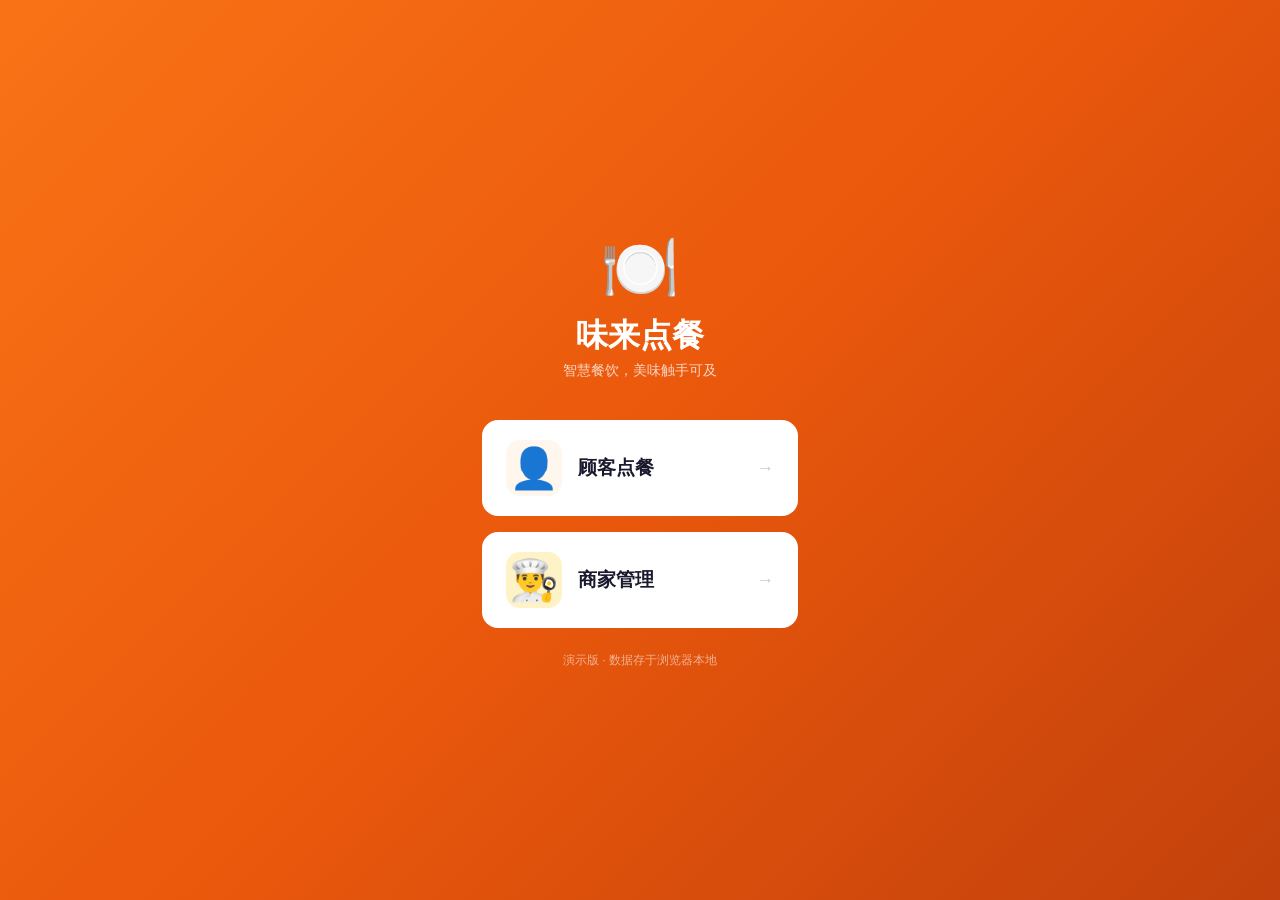
<file: index.html>
<!DOCTYPE html>
<html lang="zh-CN">
<head>
  <meta charset="UTF-8">
  <meta name="viewport" content="width=device-width, initial-scale=1.0">
  <title>味来点餐</title>
  <link rel="stylesheet" href="css/common.css">
  <style>
    body {
      display: flex;
      align-items: center;
      justify-content: center;
      min-height: 100vh;
      background: linear-gradient(135deg, #f97316 0%, #ea580c 50%, #c2410c 100%);
    }
    .home {
      text-align: center;
      padding: 32px;
      max-width: 380px;
      width: 100%;
    }
    .home .logo {
      font-size: 64px;
      margin-bottom: 8px;
    }
    .home h1 {
      color: #fff;
      font-size: 32px;
      font-weight: 700;
      margin-bottom: 4px;
    }
    .home .subtitle {
      color: rgba(255,255,255,.75);
      font-size: 14px;
      margin-bottom: 40px;
    }
    .home .role-btn {
      display: flex;
      align-items: center;
      gap: 16px;
      width: 100%;
      padding: 20px 24px;
      border: none;
      border-radius: 16px;
      background: #fff;
      color: var(--text);
      font-size: 19px;
      font-weight: 600;
      cursor: pointer;
      margin-bottom: 16px;
      transition: all .2s;
      text-decoration: none;
    }
    .home .role-btn:hover {
      transform: translateY(-2px);
      box-shadow: 0 12px 32px rgba(0,0,0,.2);
    }
    .home .role-btn:active {
      transform: translateY(0);
    }
    .home .role-btn .role-icon {
      font-size: 40px;
      width: 56px;
      height: 56px;
      display: flex;
      align-items: center;
      justify-content: center;
      background: var(--primary-light);
      border-radius: 14px;
      flex-shrink: 0;
    }
    .home .role-btn.merchant .role-icon { background: #fef3c7; }
    .home .role-btn .role-arrow {
      margin-left: auto;
      color: #ccc;
      font-size: 18px;
    }
    .home .footer-text {
      color: rgba(255,255,255,.55);
      font-size: 12px;
      margin-top: 24px;
    }
  </style>
</head>
<body>
<div class="home">
  <div class="logo">🍽️</div>
  <h1>味来点餐</h1>
  <p class="subtitle">智慧餐饮，美味触手可及</p>

  <a href="customer/table.html" class="role-btn">
    <span class="role-icon">👤</span>
    顾客点餐
    <span class="role-arrow">→</span>
  </a>
  <a href="merchant/dance-verify.html" class="role-btn merchant">
    <span class="role-icon">👨‍🍳</span>
    商家管理
    <span class="role-arrow">→</span>
  </a>

  <p class="footer-text">演示版 · 数据存于浏览器本地</p>
</div>

<script src="js/data-init.js"></script>
</body>
</html>
</file>
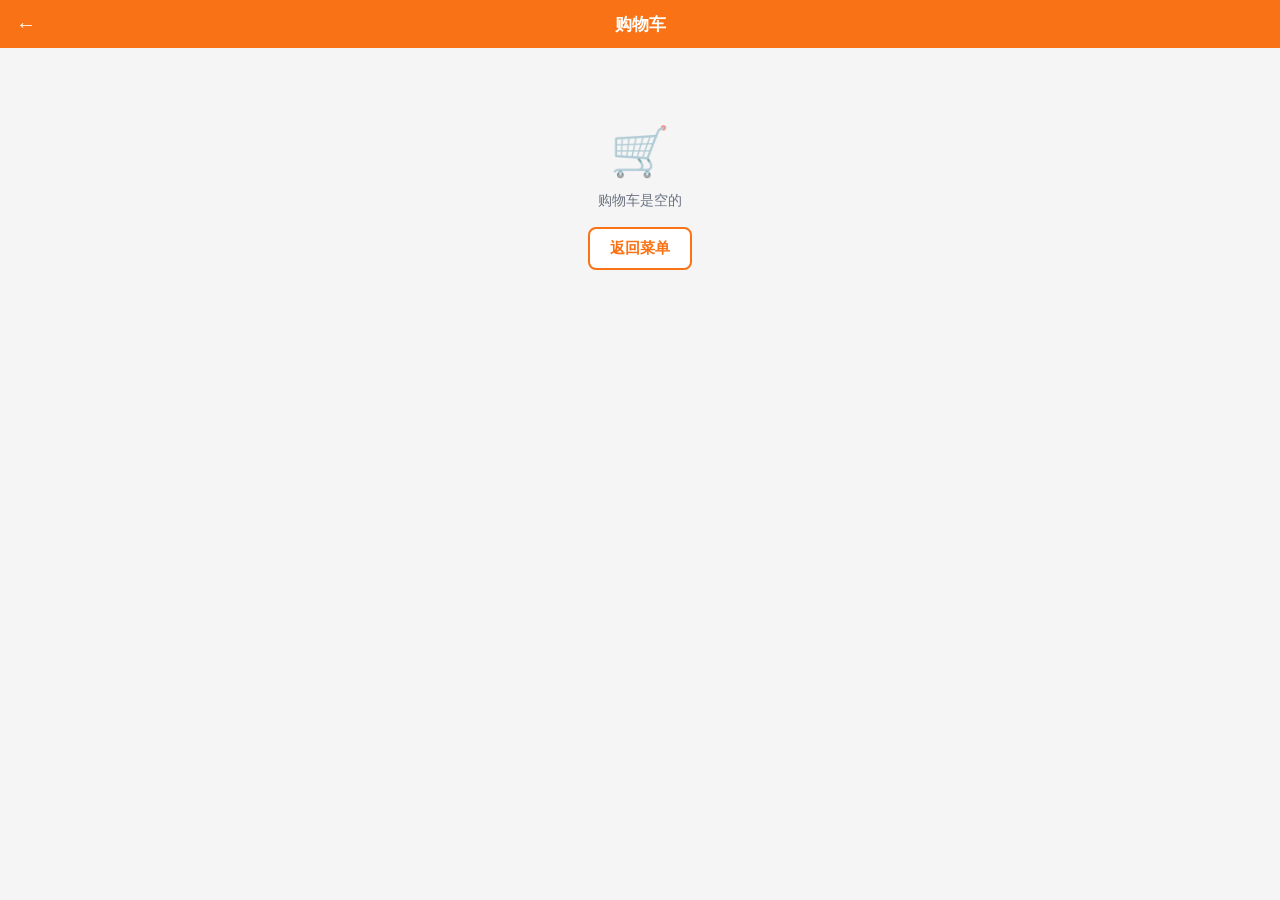
<file: customer/cart.html>
<!DOCTYPE html>
<html lang="zh-CN">
<head>
  <meta charset="UTF-8">
  <meta name="viewport" content="width=device-width, initial-scale=1.0">
  <title>购物车 - 味来点餐</title>
  <link rel="stylesheet" href="../css/common.css">
  <style>
    .cart-item {
      display: flex;
      align-items: center;
      gap: 12px;
      padding: 14px 0;
      border-bottom: 1px solid #f3f4f6;
    }
    .cart-emoji { font-size: 40px; width: 56px; height: 56px; display: flex; align-items: center; justify-content: center; border-radius: 10px; }
    .cart-info { flex: 1; min-width: 0; }
    .cart-info .name { font-size: 16px; font-weight: 500; }
    .cart-info .price { font-size: 14px; color: var(--danger); font-weight: 600; margin-top: 2px; }
    .qty-ctrl {
      display: flex;
      align-items: center;
      gap: 0;
    }
    .qty-ctrl button {
      width: 32px; height: 32px; border: 1px solid var(--border);
      background: #fff; font-size: 18px; cursor: pointer; display: flex;
      align-items: center; justify-content: center;
    }
    .qty-ctrl button:first-child { border-radius: 6px 0 0 6px; }
    .qty-ctrl button:last-child { border-radius: 0 6px 6px 0; }
    .qty-ctrl button:active { background: #f3f4f6; }
    .qty-ctrl .qty-num {
      width: 40px; height: 32px; border-top: 1px solid var(--border);
      border-bottom: 1px solid var(--border); display: flex;
      align-items: center; justify-content: center;
      font-size: 15px; font-weight: 600; background: #f9fafb;
    }
    .cart-delete { color: var(--danger); background: none; border: none; font-size: 22px; cursor: pointer; padding: 4px 8px; }
    .summary { text-align: right; padding: 16px 0; }
    .summary .total { font-size: 24px; color: var(--danger); font-weight: 700; }
    .summary .count { font-size: 13px; color: var(--text-secondary); }
  </style>
</head>
<body>
<div class="nav-bar">
  <a class="back" href="javascript:history.back()">←</a>
  <span class="title">购物车</span>
</div>
<div class="page" id="cartContent">
  <div class="empty-state"><div class="icon">🛒</div><p>购物车是空的</p></div>
</div>

<div id="summary" style="display:none;">
  <div class="page">
    <div class="summary">
      <div class="count">共 <strong id="totalCount">0</strong> 件商品</div>
      <div class="total" id="totalPrice">¥0</div>
    </div>
    <button class="btn btn-lg btn-block" id="submitBtn">确认下单</button>
  </div>
</div>

<script src="../js/data-init.js"></script>
<script src="../js/store.js"></script>
<script>
function getParam(name) {
  return new URLSearchParams(location.search).get(name);
}

(function () {
  const tableId = getParam('table');

  function render() {
    const cart = Store.getCart(tableId);
    const content = document.getElementById('cartContent');
    const summary = document.getElementById('summary');

    if (cart.length === 0) {
      content.innerHTML = '<div class="empty-state"><div class="icon">🛒</div><p>购物车是空的</p><br><a class="btn btn-outline" href="menu.html?table=' + tableId + '">返回菜单</a></div>';
      summary.style.display = 'none';
      return;
    }

    summary.style.display = 'block';
    const total = Store.getCartTotal(tableId);
    const count = Store.getCartCount(tableId);

    content.innerHTML = cart.map(item => `
      <div class="cart-item">
        <div class="cart-emoji placeholder-img" style="background:#f3f4f6;">${item.emoji}</div>
        <div class="cart-info">
          <div class="name">${item.name}</div>
          <div class="price">¥${item.price}</div>
        </div>
        <div class="qty-ctrl">
          <button data-dish="${item.dishId}" data-action="minus">−</button>
          <div class="qty-num">${item.qty}</div>
          <button data-dish="${item.dishId}" data-action="plus">+</button>
        </div>
        <button class="cart-delete" data-dish="${item.dishId}" data-action="delete">×</button>
      </div>
    `).join('');

    document.getElementById('totalCount').textContent = count;
    document.getElementById('totalPrice').textContent = '¥' + total;

    // 事件
    content.querySelectorAll('button[data-action="minus"]').forEach(b => {
      b.addEventListener('click', function () {
        const id = this.dataset.dish;
        const item = Store.getCart(tableId).find(i => i.dishId === Number(id));
        if (item && item.qty > 1) {
          Store.updateCartQty(tableId, id, item.qty - 1);
        } else {
          Store.removeFromCart(tableId, id);
        }
        render();
      });
    });
    content.querySelectorAll('button[data-action="plus"]').forEach(b => {
      b.addEventListener('click', function () {
        const id = this.dataset.dish;
        const item = Store.getCart(tableId).find(i => i.dishId === Number(id));
        if (item) Store.updateCartQty(tableId, id, item.qty + 1);
        render();
      });
    });
    content.querySelectorAll('button[data-action="delete"]').forEach(b => {
      b.addEventListener('click', function () {
        Store.removeFromCart(tableId, this.dataset.dish);
        render();
      });
    });
  }

  document.getElementById('submitBtn').addEventListener('click', function () {
    const cart = Store.getCart(tableId);
    if (cart.length === 0) return;
    const order = Store.createOrder({
      tableId: tableId,
      tableName: tableId,
      customerCount: Number(getParam('people') || 1),
      items: cart.map(i => ({ dishId: i.dishId, name: i.name, price: i.price, emoji: i.emoji, qty: i.qty })),
      total: Store.getCartTotal(tableId)
    });
    Store.clearCart(tableId);
    Store.updateTableStatus(tableId, 'occupied');
    location.href = 'order.html?order=' + order.id;
  });

  render();
})();
</script>
</body>
</html>
</file>
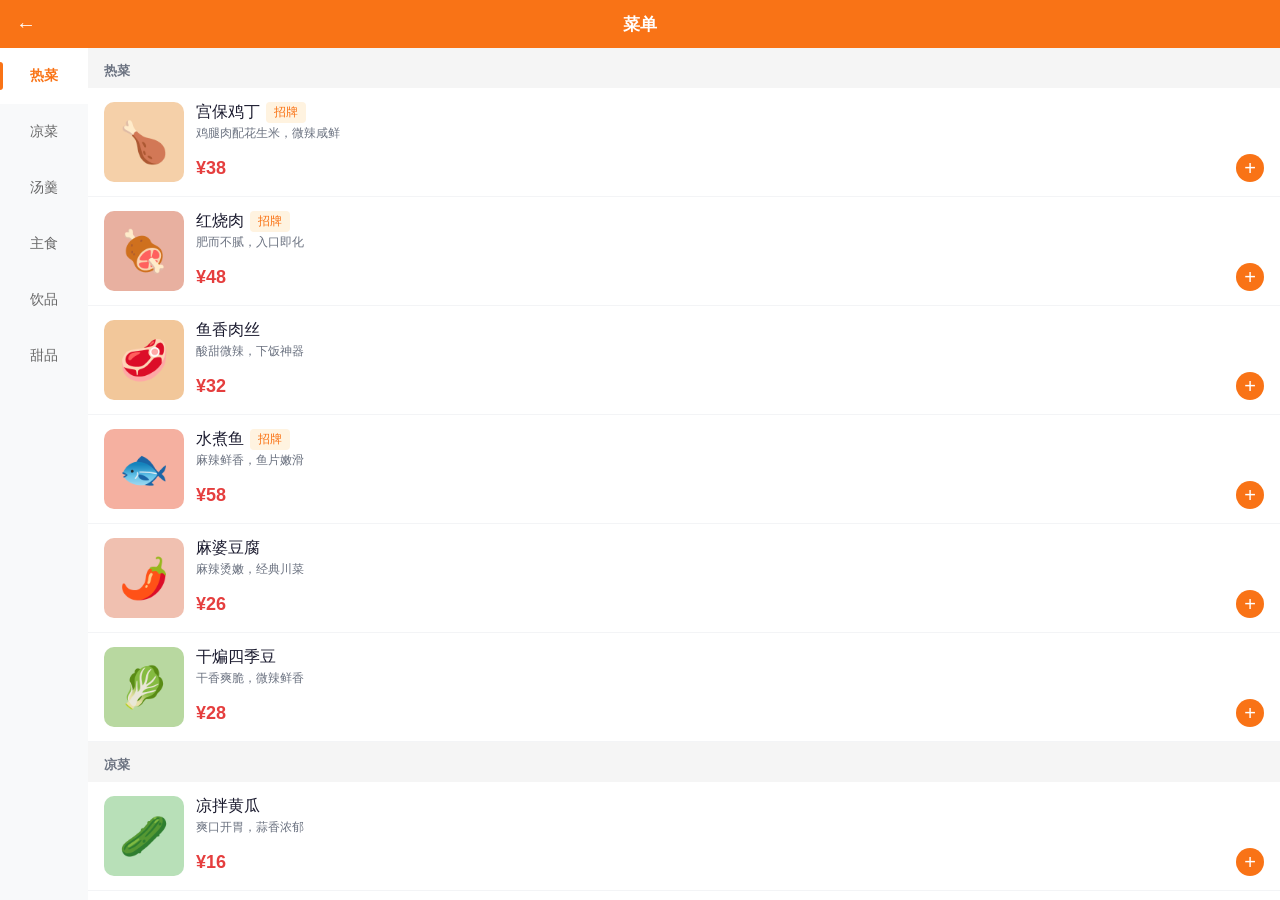
<file: customer/menu.html>
<!DOCTYPE html>
<html lang="zh-CN">
<head>
  <meta charset="UTF-8">
  <meta name="viewport" content="width=device-width, initial-scale=1.0">
  <title>菜单 - 味来点餐</title>
  <link rel="stylesheet" href="../css/common.css">
  <style>
    body {
      display: flex;
      flex-direction: column;
      height: 100vh;
    }

    .menu-body {
      flex: 1;
      display: flex;
      overflow: hidden;
    }

    /* 左侧分类 */
    .category-side {
      width: 88px;
      background: #f8f9fa;
      overflow-y: auto;
      flex-shrink: 0;
    }
    .category-item {
      display: flex;
      align-items: center;
      justify-content: center;
      height: 56px;
      font-size: 14px;
      color: #666;
      position: relative;
      cursor: pointer;
    }
    .category-item.active {
      background: #fff;
      color: var(--primary);
      font-weight: 600;
    }
    .category-item.active::before {
      content: '';
      position: absolute;
      left: 0;
      top: 50%;
      transform: translateY(-50%);
      width: 3px;
      height: 28px;
      background: var(--primary);
      border-radius: 0 3px 3px 0;
    }

    /* 右侧菜品 */
    .dish-side { flex: 1; overflow-y: auto; }
    .dish-group-title {
      font-size: 13px;
      color: var(--text-secondary);
      padding: 14px 16px 8px;
      font-weight: 600;
      position: sticky;
      top: 0;
      background: var(--bg);
      z-index: 1;
    }
    .dish-item {
      display: flex;
      padding: 14px 16px;
      background: #fff;
      border-bottom: 1px solid #f3f4f6;
      gap: 12px;
    }
    .dish-img {
      width: 80px;
      height: 80px;
      flex-shrink: 0;
      font-size: 40px;
    }
    .dish-info {
      flex: 1;
      display: flex;
      flex-direction: column;
      min-width: 0;
    }
    .dish-name-row {
      display: flex;
      align-items: center;
      gap: 6px;
    }
    .dish-name {
      font-size: 16px;
      font-weight: 500;
    }
    .dish-desc {
      font-size: 12px;
      color: var(--text-secondary);
      margin-top: 2px;
      white-space: nowrap;
      overflow: hidden;
      text-overflow: ellipsis;
    }
    .dish-bottom {
      display: flex;
      align-items: center;
      justify-content: space-between;
      margin-top: auto;
    }
    .dish-price {
      font-size: 18px;
      color: var(--danger);
      font-weight: 600;
    }
    .add-btn {
      width: 28px;
      height: 28px;
      border-radius: 50%;
      border: none;
      background: var(--primary);
      color: #fff;
      font-size: 20px;
      line-height: 28px;
      cursor: pointer;
      display: flex;
      align-items: center;
      justify-content: center;
      transition: all .15s;
    }
    .add-btn:active {
      background: var(--primary-dark);
      transform: scale(0.9);
    }

    /* 底部购物车浮条 */
    .cart-bar {
      height: 56px;
      background: #1f2937;
      color: #fff;
      display: flex;
      align-items: center;
      padding: 0 16px;
      gap: 12px;
    }
    .cart-bar .cart-icon {
      position: relative;
      font-size: 28px;
    }
    .cart-bar .cart-badge {
      position: absolute;
      top: -6px;
      right: -10px;
      width: 20px;
      height: 20px;
      border-radius: 50%;
      background: var(--danger);
      color: #fff;
      font-size: 11px;
      display: flex;
      align-items: center;
      justify-content: center;
    }
    .cart-bar .cart-info {
      flex: 1;
    }
    .cart-bar .cart-price {
      font-size: 18px;
      font-weight: 600;
    }
    .cart-bar .go-cart {
      padding: 8px 18px;
      border-radius: 20px;
      background: var(--warning);
      color: #000;
      font-weight: 700;
      font-size: 14px;
      border: none;
      cursor: pointer;
    }
  </style>
</head>
<body>
<div class="nav-bar">
  <a class="back" href="table.html">←</a>
  <span class="title" id="pageTitle">菜单</span>
</div>

<div class="menu-body">
  <div class="category-side" id="categorySide"></div>
  <div class="dish-side" id="dishSide"></div>
</div>

<div class="cart-bar" id="cartBar" style="display:none;">
  <div class="cart-icon">
    🛒
    <span class="cart-badge" id="cartBadge">0</span>
  </div>
  <div class="cart-info">
    <span class="cart-price" id="cartPrice">¥0</span>
  </div>
  <button class="go-cart" onclick="location.href='cart.html?table='+getParam('table')">去结算</button>
</div>

<script src="../js/data-init.js"></script>
<script src="../js/store.js"></script>
<script>
function getParam(name) {
  return new URLSearchParams(location.search).get(name);
}

(function () {
  const tableId = getParam('table');
  const categories = Store.getCategories();
  let activeCategoryId = categories[0]?.id;

  function renderCategories() {
    const side = document.getElementById('categorySide');
    side.innerHTML = categories.map(c =>
      `<div class="category-item ${c.id === activeCategoryId ? 'active' : ''}" data-id="${c.id}">${c.name}</div>`
    ).join('');
    side.querySelectorAll('.category-item').forEach(item => {
      item.addEventListener('click', function () {
        activeCategoryId = this.dataset.id;
        renderCategories();
        document.getElementById('cat-' + activeCategoryId).scrollIntoView({ behavior: 'smooth', block: 'start' });
      });
    });
  }

  function renderDishes() {
    const dishSide = document.getElementById('dishSide');
    dishSide.innerHTML = categories.map(c => {
      const dishes = Store.getDishesByCategory(c.id);
      return `<div id="cat-${c.id}">
        <div class="dish-group-title">${c.name}</div>
        ${dishes.map(d => `
          <div class="dish-item">
            <div class="placeholder-img dish-img" style="background:${d.bg};">${d.emoji}</div>
            <div class="dish-info">
              <div class="dish-name-row">
                <span class="dish-name">${d.name}</span>
                ${d.isFeatured ? '<span class="tag tag-featured">招牌</span>' : ''}
              </div>
              <div class="dish-desc">${d.desc}</div>
              <div class="dish-bottom">
                <span class="dish-price">¥${d.price}</span>
                <button class="add-btn" data-dish='${JSON.stringify(d).replace(/'/g,"&#39;")}'>+</button>
              </div>
            </div>
          </div>
        `).join('')}
      </div>`;
    }).join('');

    // 添加事件
    dishSide.querySelectorAll('.add-btn').forEach(btn => {
      btn.addEventListener('click', function (e) {
        e.stopPropagation();
        const dish = JSON.parse(this.dataset.dish);
        Store.addToCart(tableId, dish);
        updateCartBar();
        // 小小的弹出动画
        this.textContent = '✓';
        this.style.background = '#10b981';
        setTimeout(() => {
          this.textContent = '+';
          this.style.background = '';
        }, 400);
      });
    });

    // 滚动联动
    dishSide.addEventListener('scroll', function () {
      const cats = dishSide.querySelectorAll('[id^="cat-"]');
      let current = activeCategoryId;
      cats.forEach(cat => {
        const rect = cat.getBoundingClientRect();
        if (rect.top <= 80) {
          current = cat.id.replace('cat-', '');
        }
      });
      if (current !== activeCategoryId) {
        activeCategoryId = current;
        renderCategories();
      }
    });
  }

  function updateCartBar() {
    const count = Store.getCartCount(tableId);
    const total = Store.getCartTotal(tableId);
    const bar = document.getElementById('cartBar');
    if (count === 0) {
      bar.style.display = 'none';
    } else {
      bar.style.display = 'flex';
      document.getElementById('cartBadge').textContent = count;
      document.getElementById('cartPrice').textContent = '¥' + total;
    }
  }

  renderCategories();
  renderDishes();
  updateCartBar();

  // 监听其他标签页的 storage 变化
  window.addEventListener('storage', updateCartBar);
})();
</script>
</body>
</html>
</file>
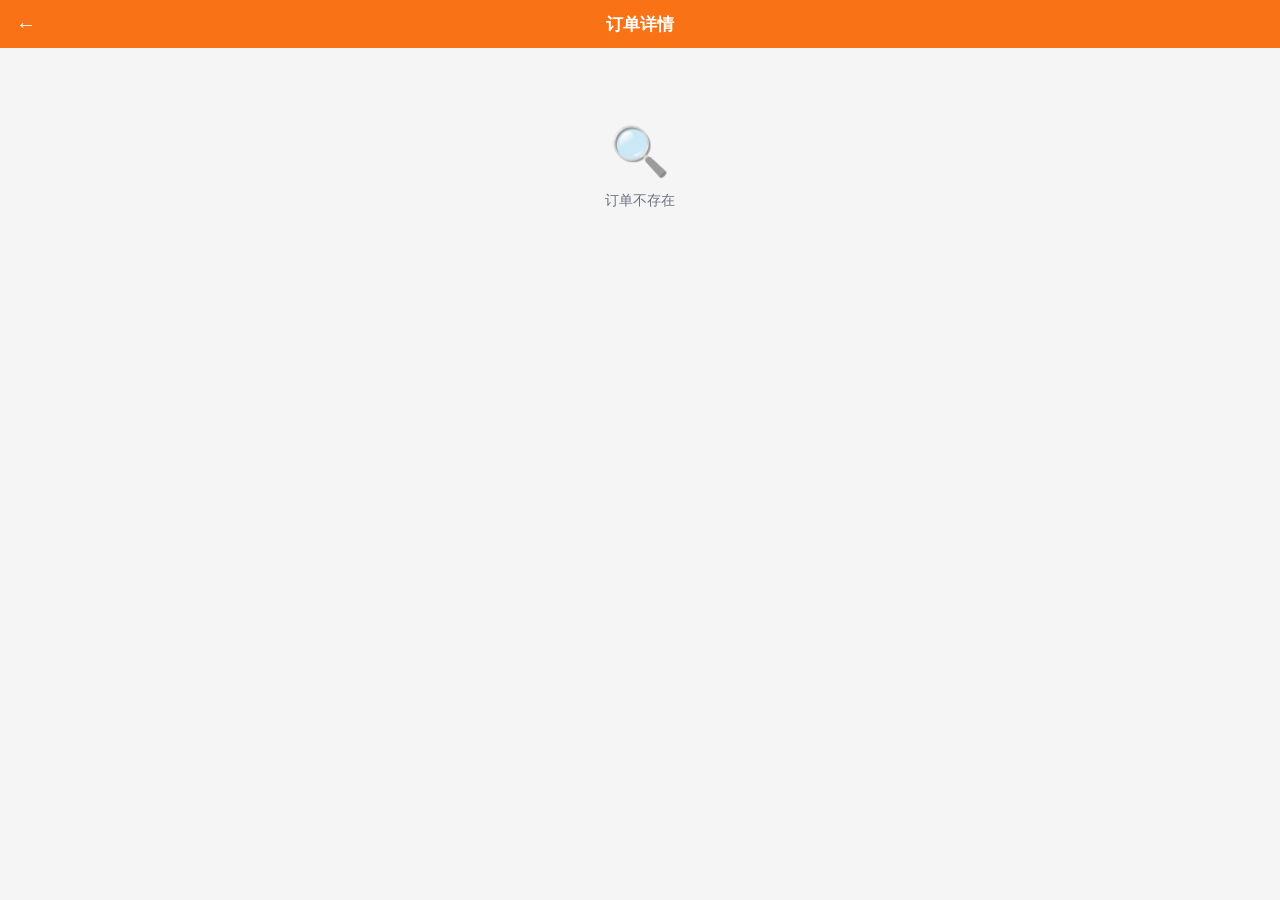
<file: customer/order.html>
<!DOCTYPE html>
<html lang="zh-CN">
<head>
  <meta charset="UTF-8">
  <meta name="viewport" content="width=device-width, initial-scale=1.0">
  <title>订单详情 - 味来点餐</title>
  <link rel="stylesheet" href="../css/common.css">
  <style>
    .order-header {
      text-align: center;
      padding: 16px;
    }
    .order-header .check-mark {
      font-size: 56px;
      color: var(--success);
    }
    .order-header .order-id {
      font-size: 13px;
      color: var(--text-secondary);
      margin-top: 8px;
    }
    .order-table {
      font-size: 24px;
      font-weight: 700;
      margin-top: 4px;
    }
    .status-badge {
      display: inline-block;
      padding: 6px 16px;
      border-radius: 20px;
      font-size: 14px;
      font-weight: 600;
    }
    .status-new { background: #fef3c7; color: #b45309; }
    .status-cooking { background: #dbeafe; color: #1d4ed8; }
    .status-done { background: #d1fae5; color: #047857; }

    .progress-bar {
      display: flex;
      align-items: center;
      justify-content: center;
      gap: 8px;
      margin: 20px 0;
    }
    .progress-step {
      display: flex;
      flex-direction: column;
      align-items: center;
      gap: 4px;
    }
    .progress-dot {
      width: 16px; height: 16px; border-radius: 50%;
      background: #e5e7eb; transition: background .3s;
    }
    .progress-dot.done { background: var(--success); }
    .progress-dot.active { background: var(--primary); animation: pulse .8s infinite; }
    @keyframes pulse {
      0%, 100% { box-shadow: 0 0 0 0 rgba(249,115,22,.4); }
      50% { box-shadow: 0 0 0 8px rgba(249,115,22,0); }
    }
    .progress-line {
      width: 48px; height: 2px; background: #e5e7eb;
    }
    .progress-line.done { background: var(--success); }
    .progress-label {
      font-size: 11px; color: var(--text-secondary);
    }

    .order-items { margin-top: 16px; }
    .order-item {
      display: flex;
      align-items: center;
      gap: 10px;
      padding: 12px 0;
      border-bottom: 1px solid #f3f4f6;
    }
    .order-item .oi-emoji { font-size: 32px; }
    .order-item .oi-info { flex: 1; min-width: 0; }
    .order-item .oi-name { font-size: 15px; font-weight: 500; }
    .order-item .oi-qty { font-size: 13px; color: var(--text-secondary); }
    .order-item .oi-status { font-size: 12px; }

    .refresh-hint {
      text-align: center;
      font-size: 12px;
      color: var(--text-secondary);
      margin-top: 16px;
    }
  </style>
</head>
<body>
<div class="nav-bar">
  <a class="back" href="../index.html">←</a>
  <span class="title">订单详情</span>
</div>
<div class="page" id="content"></div>

<script src="../js/data-init.js"></script>
<script src="../js/store.js"></script>
<script>
function getParam(name) {
  return new URLSearchParams(location.search).get(name);
}

(function () {
  const orderId = getParam('order');

  function render() {
    const order = Store.getOrderById(orderId);
    if (!order) {
      document.getElementById('content').innerHTML =
        '<div class="empty-state"><div class="icon">🔍</div><p>订单不存在</p></div>';
      return;
    }

    const steps = [
      { key: 'new', label: '已下单' },
      { key: 'cooking', label: '制作中' },
      { key: 'done', label: '已完成' }
    ];
    let currentStep = order.status === 'new' ? 0 : order.status === 'cooking' ? 1 : 2;

    const progressHTML = steps.map((s, i) => {
      let dotClass = '';
      if (i < currentStep) dotClass = 'done';
      if (i === currentStep) dotClass = 'active';
      const lineClass = i < currentStep ? 'done' : '';
      return `
        <div class="progress-step">
          <div class="progress-dot ${dotClass}"></div>
          <span class="progress-label">${s.label}</span>
        </div>
        ${i < steps.length - 1 ? '<div class="progress-line ${lineClass}"></div>' : ''}
      `;
    }).join('');

    const itemsHTML = order.items.map(item => {
      const statusMap = { new: '⏳ 待制作', cooking: '🔥 制作中', done: '✅ 已完成' };
      const statusClass = 'oi-status tag-' + item.status;
      return `
        <div class="order-item">
          <span class="oi-emoji">${item.emoji}</span>
          <div class="oi-info">
            <div class="oi-name">${item.name}</div>
            <div class="oi-qty">×${item.qty} ¥${item.price * item.qty}</div>
          </div>
          <span class="oi-status tag tag-${item.status}">${statusMap[item.status]}</span>
        </div>
      `;
    }).join('');

    const statusClass = 'status-' + order.status;
    const statusText = { new: '🆕 待处理', cooking: '👨‍🍳 制作中', done: '✅ 已完成' }[order.status];

    document.getElementById('content').innerHTML = `
      <div class="order-header">
        <div class="check-mark">${order.status === 'done' ? '🎉' : '📋'}</div>
        <div class="order-table">${order.tableName} 桌</div>
        <div class="order-id">订单号 #${String(order.id).slice(-6)}</div>
        <div style="margin-top:8px;">
          <span class="status-badge ${statusClass}">${statusText}</span>
        </div>
      </div>

      <div class="card">
        <div class="progress-bar">${progressHTML}</div>
      </div>

      <div class="card order-items">
        <h3 style="font-size:16px;margin-bottom:8px;">📋 已点菜品</h3>
        ${itemsHTML}
        <div style="display:flex;justify-content:space-between;padding-top:14px;">
          <span>合计</span>
          <span style="font-size:22px;color:var(--danger);font-weight:700;">¥${order.total}</span>
        </div>
      </div>

      <div class="refresh-hint">订单状态每 3 秒自动刷新</div>
    `;
  }

  render();

  // 每3秒轮询刷新状态
  setInterval(render, 3000);
})();
</script>
</body>
</html>
</file>
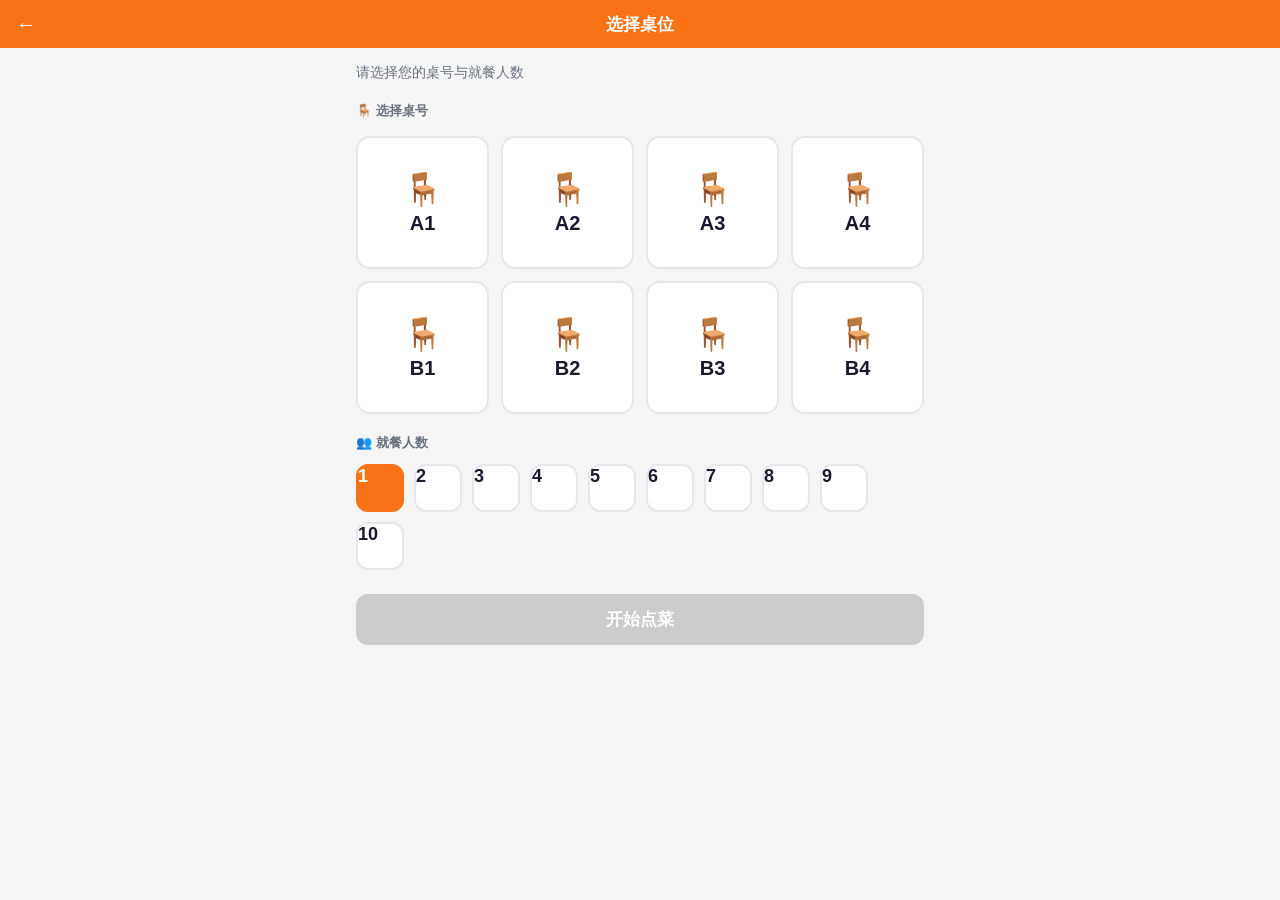
<file: customer/table.html>
<!DOCTYPE html>
<html lang="zh-CN">
<head>
  <meta charset="UTF-8">
  <meta name="viewport" content="width=device-width, initial-scale=1.0">
  <title>选择桌位 - 味来点餐</title>
  <link rel="stylesheet" href="../css/common.css">
  <style>
    .table-grid {
      display: grid;
      grid-template-columns: repeat(4, 1fr);
      gap: 12px;
      margin-top: 16px;
    }
    .table-card {
      aspect-ratio: 1;
      display: flex;
      flex-direction: column;
      align-items: center;
      justify-content: center;
      border-radius: 14px;
      border: 2px solid var(--border);
      background: #fff;
      cursor: pointer;
      transition: all .15s;
      font-size: 20px;
      font-weight: 700;
      color: var(--text);
    }
    .table-card:hover {
      border-color: var(--primary);
      background: var(--primary-light);
      transform: scale(1.05);
    }
    .table-card.occupied {
      background: #f3f4f6;
      color: #ccc;
      cursor: not-allowed;
      border-style: dashed;
    }
    .table-card .table-emoji {
      font-size: 32px;
      margin-bottom: 4px;
    }
    .table-card.occupied .table-emoji {
      opacity: .3;
    }

    .section-label {
      font-size: 13px;
      color: var(--text-secondary);
      font-weight: 600;
      margin-top: 20px;
      margin-bottom: 4px;
    }

    .people-picker {
      display: flex;
      gap: 10px;
      margin-top: 12px;
      flex-wrap: wrap;
    }
    .people-btn {
      width: 48px;
      height: 48px;
      border: 2px solid var(--border);
      border-radius: 12px;
      background: #fff;
      font-size: 18px;
      font-weight: 600;
      cursor: pointer;
      color: var(--text);
      transition: all .15s;
    }
    .people-btn:hover { border-color: var(--primary); color: var(--primary); }
    .people-btn.active {
      border-color: var(--primary);
      background: var(--primary);
      color: #fff;
    }

    .go-btn {
      margin-top: 24px;
    }
  </style>
</head>
<body>
<div class="nav-bar">
  <a class="back" href="../index.html">←</a>
  <span class="title">选择桌位</span>
</div>
<div class="page">
  <p style="color:var(--text-secondary);font-size:14px;">请选择您的桌号与就餐人数</p>

  <div class="section-label">🪑 选择桌号</div>
  <div class="table-grid" id="tableGrid"></div>

  <div class="section-label">👥 就餐人数</div>
  <div class="people-picker" id="peoplePicker"></div>

  <button class="btn btn-lg btn-block go-btn" id="goBtn" disabled>开始点菜</button>
</div>

<script src="../js/data-init.js"></script>
<script src="../js/store.js"></script>
<script>
(function () {
  let selectedTable = null;
  let peopleCount = 1;

  function renderTables() {
    const tables = Store.getTables();
    const grid = document.getElementById('tableGrid');
    grid.innerHTML = tables.map(t => {
      const occ = t.status !== 'free';
      return `<div class="table-card ${occ ? 'occupied' : ''}" data-id="${t.id}" >
        <span class="table-emoji">${occ ? '🚫' : '🪑'}</span>
        <span>${t.name}</span>
        ${occ ? '<span style="font-size:11px;color:#ccc;">使用中</span>' : ''}
      </div>`;
    }).join('');

    grid.querySelectorAll('.table-card:not(.occupied)').forEach(card => {
      card.addEventListener('click', function () {
        selectedTable = this.dataset.id;
        renderTableSelection();
        updateGoBtn();
      });
    });
  }

  function renderTableSelection() {
    document.querySelectorAll('.table-card').forEach(c => {
      c.style.outline = c.dataset.id === selectedTable ? '3px solid var(--primary)' : '';
      c.style.outlineOffset = c.dataset.id === selectedTable ? '2px' : '';
    });
  }

  function renderPeople() {
    const picker = document.getElementById('peoplePicker');
    for (let i = 1; i <= 10; i++) {
      const btn = document.createElement('div');
      btn.className = 'people-btn' + (i === peopleCount ? ' active' : '');
      btn.textContent = i;
      btn.addEventListener('click', function () {
        peopleCount = i;
        renderPeople();
        updateGoBtn();
      });
      picker.appendChild(btn);
    }
  }

  function updateGoBtn() {
    document.getElementById('goBtn').disabled = !selectedTable;
  }

  document.getElementById('goBtn').addEventListener('click', function () {
    if (!selectedTable) return;
    // 更新桌位状态
    const tables = Store.getTables();
    const t = tables.find(t => t.id === selectedTable);
    if (t) { t.status = 'occupied'; Store.saveTables(tables); }
    location.href = 'menu.html?table=' + selectedTable + '&people=' + peopleCount;
  });

  renderTables();
  renderPeople();
})();
</script>
</body>
</html>
</file>
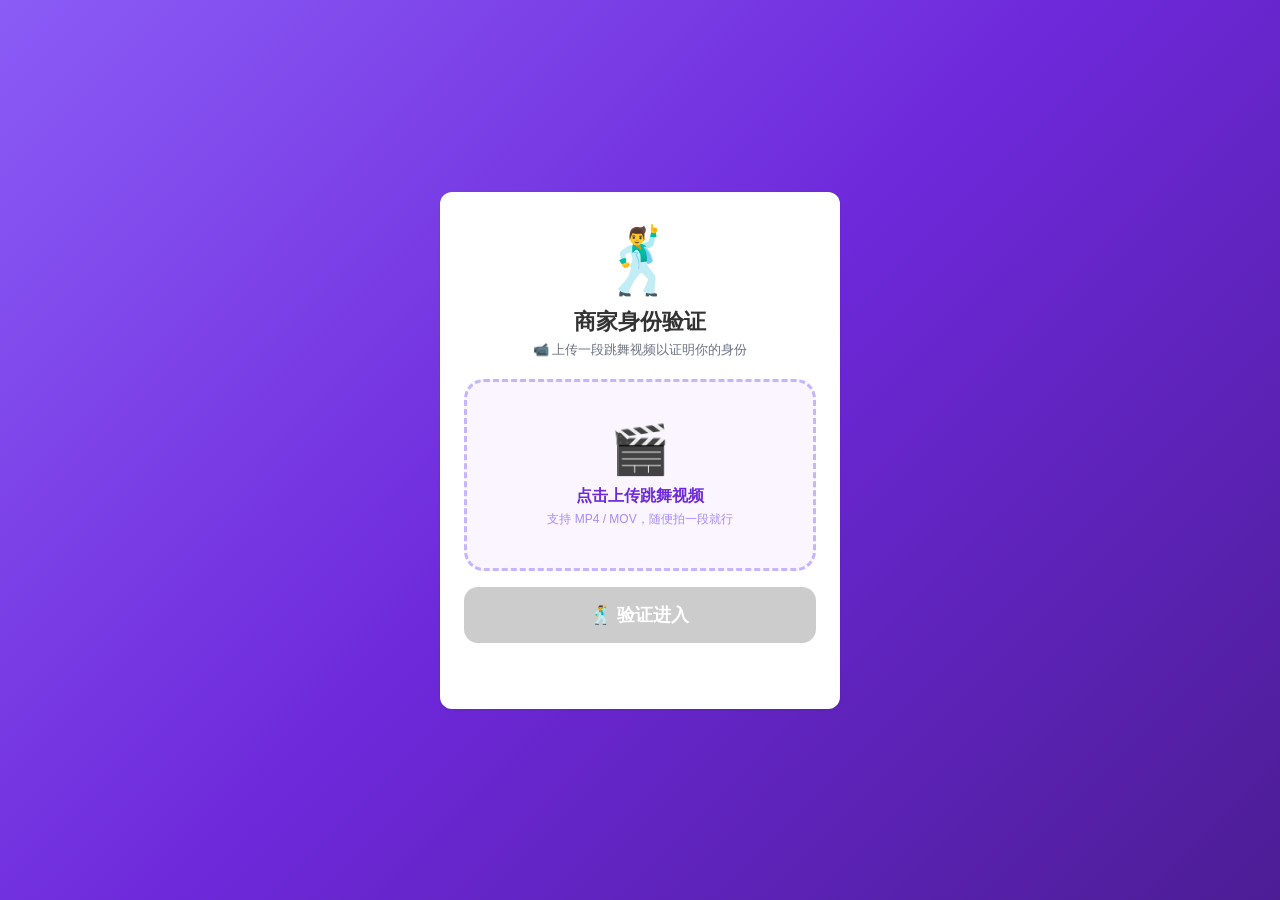
<file: merchant/dance-verify.html>
<!DOCTYPE html>
<html lang="zh-CN">
<head>
  <meta charset="UTF-8">
  <meta name="viewport" content="width=device-width, initial-scale=1.0">
  <title>身份验证 - 味来点餐</title>
  <link rel="stylesheet" href="../css/common.css">
  <style>
    body {
      display: flex;
      align-items: center;
      justify-content: center;
      min-height: 100vh;
      background: linear-gradient(135deg, #8b5cf6 0%, #6d28d9 50%, #4c1d95 100%);
    }
    .card {
      max-width: 400px;
      width: 100%;
      text-align: center;
      padding: 32px 24px;
    }
    .card .icon { font-size: 64px; margin-bottom: 8px; }
    .card h2 { font-size: 22px; margin-bottom: 4px; color: #333; }
    .card .hint { font-size: 13px; color: var(--text-secondary); margin-bottom: 20px; }

    .upload-zone {
      border: 3px dashed #c4b5fd;
      border-radius: 20px;
      padding: 40px 20px;
      cursor: pointer;
      transition: all .2s;
      background: #faf5ff;
      margin-bottom: 16px;
    }
    .upload-zone:hover {
      border-color: #8b5cf6;
      background: #f3e8ff;
    }
    .upload-zone .upload-icon { font-size: 48px; }
    .upload-zone .upload-text { font-size: 16px; font-weight: 600; color: #6d28d9; margin-top: 8px; }
    .upload-zone .upload-sub { font-size: 12px; color: #a78bfa; margin-top: 4px; }
    .upload-zone input[type="file"] { display: none; }

    #videoPreview {
      width: 100%;
      max-height: 220px;
      border-radius: 12px;
      margin-bottom: 16px;
      display: none;
    }

    .progress-wrap {
      display: none;
      margin-bottom: 16px;
    }
    .progress-bar-bg {
      height: 8px;
      background: #e5e7eb;
      border-radius: 4px;
      overflow: hidden;
    }
    .progress-bar-fill {
      height: 100%;
      background: linear-gradient(90deg, #8b5cf6, #ec4899, #f97316);
      border-radius: 4px;
      width: 0%;
      transition: width .3s;
    }
    .progress-text {
      font-size: 12px;
      color: var(--text-secondary);
      margin-top: 6px;
    }

    .btn-dance {
      width: 100%;
      padding: 16px;
      border: none;
      border-radius: 14px;
      background: linear-gradient(90deg, #8b5cf6, #6d28d9);
      color: #fff;
      font-size: 18px;
      font-weight: 700;
      cursor: pointer;
      transition: all .2s;
    }
    .btn-dance:hover { transform: translateY(-2px); box-shadow: 0 8px 24px rgba(109,40,217,.4); }
    .btn-dance:disabled { background: #ccc; cursor: not-allowed; transform: none; box-shadow: none; }

    .back-link { display: block; margin-top: 16px; color: rgba(255,255,255,.7); font-size: 13px; }
    .back-link:hover { color: #fff; }

    .dance-stick {
      display: inline-block;
      animation: disco .5s infinite alternate;
    }
    @keyframes disco {
      0% { transform: rotate(-10deg) scaleX(-1); }
      100% { transform: rotate(10deg) scaleX(1); }
    }
  </style>
</head>
<body>
<div class="card">
  <div class="icon">
    <span class="dance-stick">🕺</span>
  </div>
  <h2>商家身份验证</h2>
  <p class="hint">📹 上传一段跳舞视频以证明你的身份</p>

  <div class="upload-zone" id="uploadZone" onclick="document.getElementById('fileInput').click()">
    <div class="upload-icon">🎬</div>
    <div class="upload-text">点击上传跳舞视频</div>
    <div class="upload-sub">支持 MP4 / MOV，随便拍一段就行</div>
    <input type="file" id="fileInput" accept="video/*">
  </div>

  <video id="videoPreview" controls></video>

  <div class="progress-wrap" id="progressWrap">
    <div class="progress-bar-bg">
      <div class="progress-bar-fill" id="progressFill"></div>
    </div>
    <div class="progress-text" id="progressText">正在分析舞姿…</div>
  </div>

  <button class="btn-dance" id="verifyBtn" disabled>🕺 验证进入</button>

  <a class="back-link" href="../index.html">← 返回首页</a>
</div>

<script src="../js/data-init.js"></script>
<script src="../js/store.js"></script>
<script>
(function () {
  var fileInput = document.getElementById('fileInput');
  var videoPreview = document.getElementById('videoPreview');
  var uploadZone = document.getElementById('uploadZone');
  var verifyBtn = document.getElementById('verifyBtn');
  var progressWrap = document.getElementById('progressWrap');
  var progressFill = document.getElementById('progressFill');
  var progressText = document.getElementById('progressText');

  var danceMoves = [
    '检测到流畅的律动感',
    '动作幅度评分：A+',
    '节奏感分析：优秀',
    '舞姿优雅度：满分',
    '摇摆频率检测：完美',
    '已识别到舞蹈元素',
    '正在比对专业舞者数据库',
    '身体协调性评估：通过',
    '街舞元素检测：已确认',
    '广场舞潜力值：MAX'
  ];

  fileInput.addEventListener('change', function () {
    var file = fileInput.files[0];
    if (!file) return;

    var url = URL.createObjectURL(file);
    videoPreview.src = url;
    videoPreview.style.display = 'block';
    uploadZone.style.display = 'none';
    verifyBtn.disabled = false;
  });

  verifyBtn.addEventListener('click', function () {
    progressWrap.style.display = 'block';
    verifyBtn.disabled = true;
    verifyBtn.textContent = '⏳ 正在验证身份…';

    var progress = 0;
    var interval = setInterval(function () {
      progress += Math.random() * 25 + 5;
      if (progress >= 100) {
        progress = 100;
        clearInterval(interval);

        var result = danceMoves[Math.floor(Math.random() * danceMoves.length)];
        progressText.textContent = '✅ ' + result + '，验证通过！';

        setTimeout(function () {
          Store.saveDanceVideo(videoPreview.src);
          sessionStorage.setItem('merchant_authed', '1');
          location.href = 'dashboard.html';
        }, 800);
      }
      progressFill.style.width = progress + '%';
      if (Math.random() > .6) {
        progressText.textContent = danceMoves[Math.floor(Math.random() * danceMoves.length)] + '…';
      }
    }, 400);
  });
})();
</script>
</body>
</html>
</file>
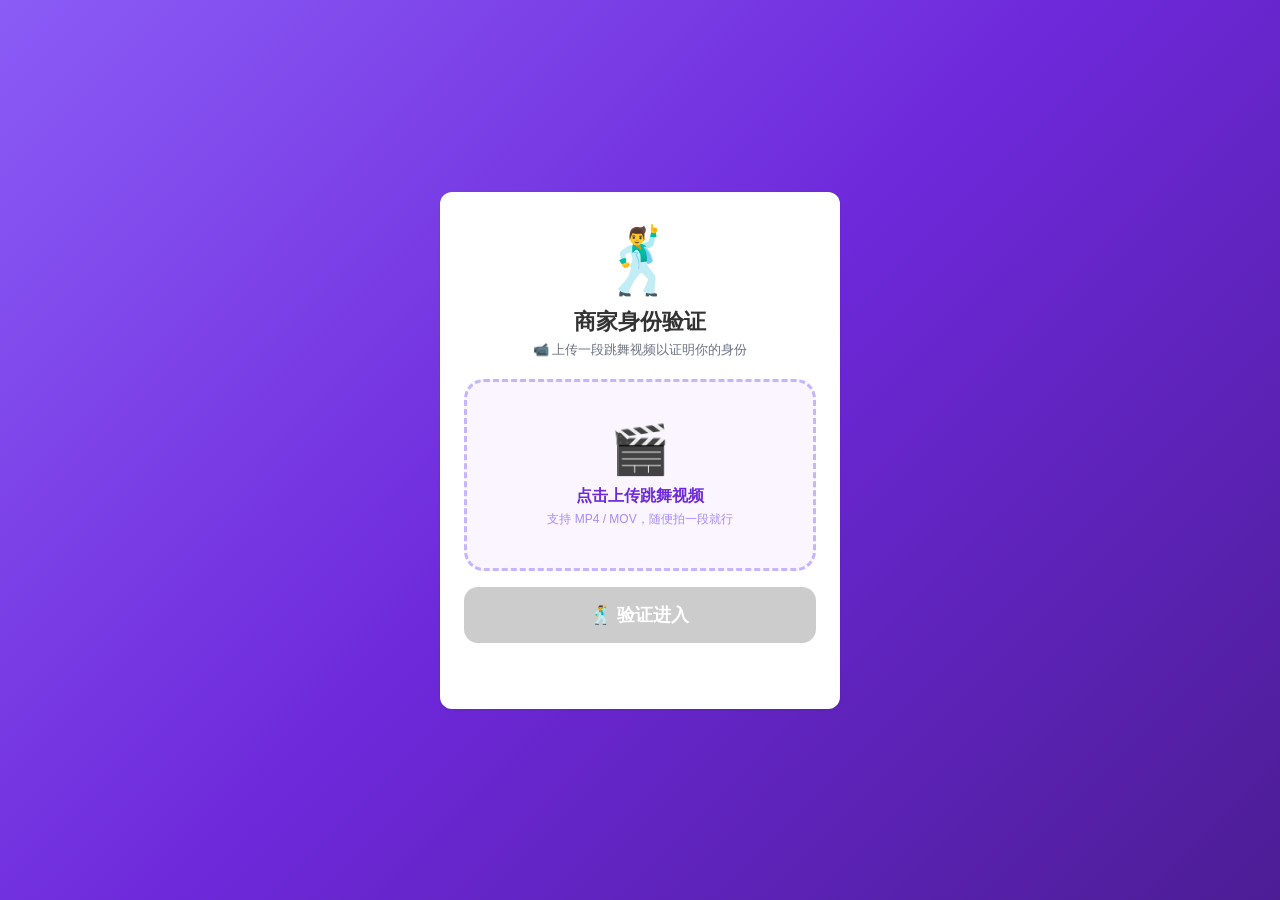
<file: merchant/dashboard.html>
<!DOCTYPE html>
<html lang="zh-CN">
<head>
  <meta charset="UTF-8">
  <meta name="viewport" content="width=device-width, initial-scale=1.0">
  <title>商家后台 - 味来点餐</title>
  <link rel="stylesheet" href="../css/common.css">
  <style>
    .stats { display: grid; grid-template-columns: repeat(3, 1fr); gap: 10px; margin-bottom: 16px; }
    .nav-cards { display: flex; flex-direction: column; gap: 12px; }
    .nav-card {
      display: flex;
      align-items: center;
      gap: 14px;
      background: #fff;
      border-radius: var(--radius);
      padding: 20px;
      box-shadow: var(--shadow);
      cursor: pointer;
      text-decoration: none;
      color: var(--text);
      transition: transform .15s;
    }
    .nav-card:hover { transform: translateY(-2px); }
    .nav-card .nc-icon {
      font-size: 36px; width: 56px; height: 56px;
      display: flex; align-items: center; justify-content: center;
      background: var(--primary-light); border-radius: 14px;
    }
    .nav-card .nc-info { flex: 1; }
    .nav-card .nc-info .nc-title { font-size: 17px; font-weight: 600; }
    .nav-card .nc-info .nc-desc { font-size: 13px; color: var(--text-secondary); margin-top: 2px; }
  </style>
</head>
<body>
<div class="nav-bar">
  <span class="title">商家后台</span>
</div>
<div class="page">
  <div class="stats" id="stats">
    <div class="stat-card new" onclick="location.href='orders.html?filter=new'">
      <div class="num" id="statNew">0</div>
      <div class="label">新订单</div>
    </div>
    <div class="stat-card cooking" onclick="location.href='orders.html?filter=cooking'">
      <div class="num" id="statCooking">0</div>
      <div class="label">制作中</div>
    </div>
    <div class="stat-card done" onclick="location.href='orders.html?filter=done'">
      <div class="num" id="statDone">0</div>
      <div class="label">今日完成</div>
    </div>
  </div>

  <div class="nav-cards">
    <a class="nav-card" href="orders.html">
      <div class="nc-icon">📋</div>
      <div class="nc-info">
        <div class="nc-title">订单管理</div>
        <div class="nc-desc">查看和处理所有订单</div>
      </div>
      <span>→</span>
    </a>
    <a class="nav-card" href="tables.html">
      <div class="nc-icon">🪑</div>
      <div class="nc-info">
        <div class="nc-title">桌位管理</div>
        <div class="nc-desc">查看和编辑桌位状态</div>
      </div>
      <span>→</span>
    </a>
    <a class="nav-card" href="videos.html">
      <div class="nc-icon">💃</div>
      <div class="nc-info">
        <div class="nc-title">舞姿管理</div>
        <div class="nc-desc">查看顾客上传的跳舞视频</div>
      </div>
      <span>→</span>
    </a>
    <a class="nav-card" href="../index.html">
      <div class="nc-icon">🏠</div>
      <div class="nc-info">
        <div class="nc-title">返回首页</div>
        <div class="nc-desc">切换到顾客端</div>
      </div>
      <span>→</span>
    </a>
  </div>
</div>

<script src="../js/auth.js"></script>
<script src="../js/data-init.js"></script>
<script src="../js/store.js"></script>
<script>
(function () {
  function updateStats() {
    const orders = Store.getOrders();
    document.getElementById('statNew').textContent = orders.filter(o => o.status === 'new').length;
    document.getElementById('statCooking').textContent = orders.filter(o => o.status === 'cooking').length;
    document.getElementById('statDone').textContent = orders.filter(o => o.status === 'done').length;
  }
  updateStats();
  // 仪表盘不需要轮询，但监听 storage 变化
  window.addEventListener('storage', updateStats);
  // 此页面可能在其他标签打开，简单定时刷新统计
  setInterval(updateStats, 5000);
})();
</script>
</body>
</html>
</file>
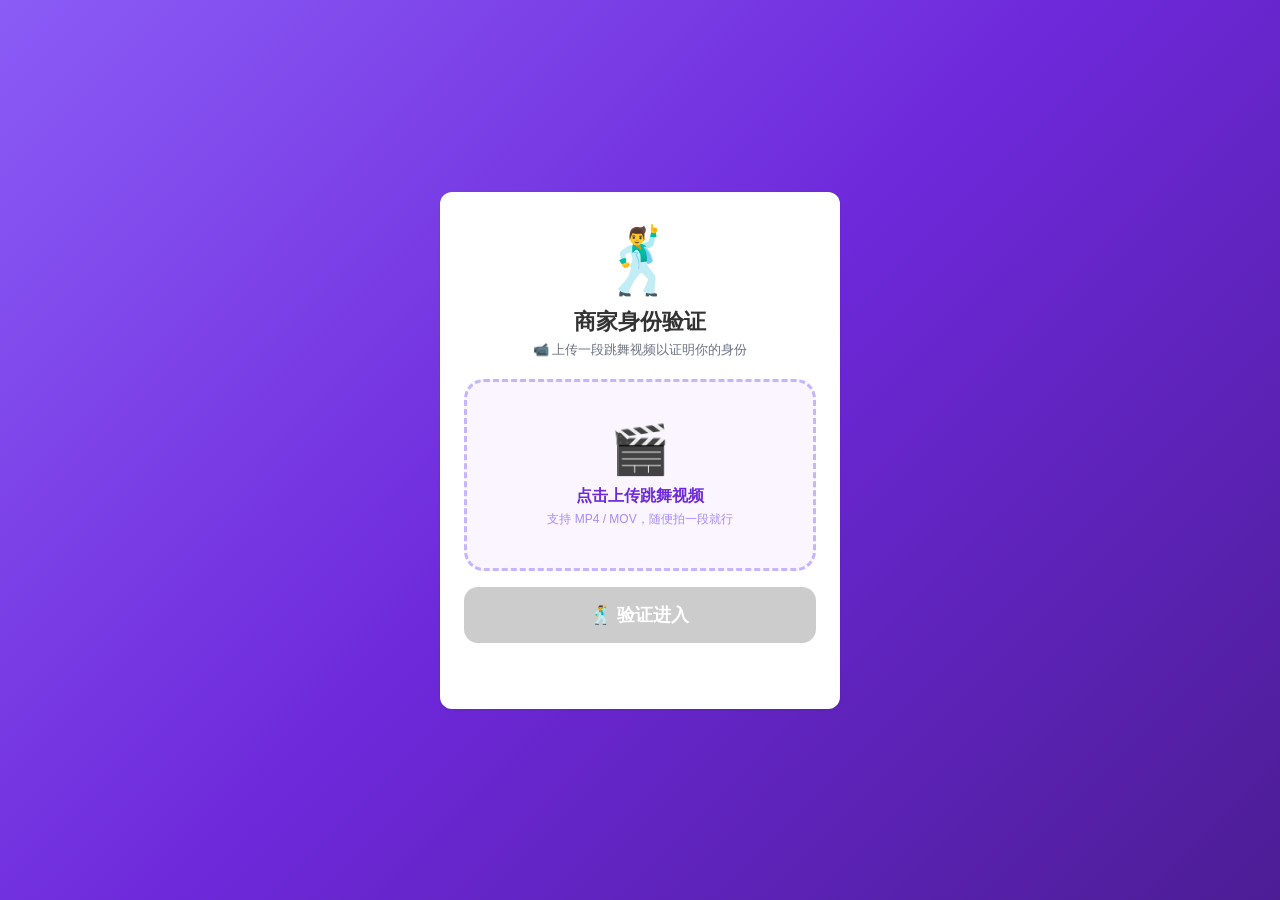
<file: merchant/orders.html>
<!DOCTYPE html>
<html lang="zh-CN">
<head>
  <meta charset="UTF-8">
  <meta name="viewport" content="width=device-width, initial-scale=1.0">
  <title>订单管理 - 味来点餐</title>
  <link rel="stylesheet" href="../css/common.css">
  <style>
    .order-card {
      background: #fff;
      border-radius: var(--radius);
      padding: 16px;
      margin-bottom: 12px;
      box-shadow: var(--shadow);
    }
    .order-card .oc-header {
      display: flex;
      justify-content: space-between;
      align-items: center;
      margin-bottom: 8px;
    }
    .order-card .oc-table {
      font-size: 19px;
      font-weight: 700;
    }
    .order-card .oc-time {
      font-size: 12px;
      color: var(--text-secondary);
    }
    .order-card .oc-dishes {
      font-size: 14px;
      color: var(--text-secondary);
      margin-bottom: 10px;
      display: -webkit-box;
      -webkit-line-clamp: 2;
      -webkit-box-orient: vertical;
      overflow: hidden;
    }
    .order-card .oc-bottom {
      display: flex;
      justify-content: space-between;
      align-items: center;
    }
    .order-card .oc-price {
      font-size: 20px;
      color: var(--danger);
      font-weight: 700;
    }
    .order-card .oc-actions { display: flex; gap: 8px; }

    /* 轮询指示器 */
    .poll-indicator {
      text-align: center;
      font-size: 11px;
      color: var(--text-secondary);
      padding: 12px;
    }
    .poll-dot { color: var(--success); animation: blink 1s infinite; }
    @keyframes blink { 50% { opacity: 0; } }
  </style>
</head>
<body>
<div class="nav-bar">
  <a class="back" href="dashboard.html">←</a>
  <span class="title">订单管理</span>
</div>
<div class="page">
  <div class="filter-tabs" style="margin-bottom:16px;">
    <button class="filter-tab active" data-filter="all">全部</button>
    <button class="filter-tab" data-filter="new">🆕 新订单</button>
    <button class="filter-tab" data-filter="cooking">👨‍🍳 制作中</button>
    <button class="filter-tab" data-filter="done">✅ 已完成</button>
  </div>
  <div id="orderList"></div>
  <div class="poll-indicator"><span class="poll-dot">●</span> 自动刷新中（3秒）</div>
</div>

<script src="../js/auth.js"></script>
<script src="../js/data-init.js"></script>
<script src="../js/store.js"></script>
<script>
function getFilter() {
  return new URLSearchParams(location.search).get('filter') || 'all';
}

(function () {
  let currentFilter = getFilter();

  // 初始化筛选标签
  document.querySelectorAll('.filter-tab').forEach(tab => {
    tab.addEventListener('click', function () {
      currentFilter = this.dataset.filter;
      document.querySelectorAll('.filter-tab').forEach(t => t.classList.remove('active'));
      this.classList.add('active');
      render();
    });
    if (tab.dataset.filter === currentFilter) {
      tab.classList.add('active');
    } else {
      tab.classList.remove('active');
    }
  });

  function render() {
    let orders = Store.getOrders();
    if (currentFilter !== 'all') {
      orders = orders.filter(o => o.status === currentFilter);
    }

    const list = document.getElementById('orderList');

    if (orders.length === 0) {
      list.innerHTML = '<div class="empty-state"><div class="icon">📭</div><p>暂无订单</p></div>';
      return;
    }

    list.innerHTML = orders.map(o => {
      const time = new Date(o.createdAt);
      const timeStr = time.toLocaleTimeString('zh-CN', { hour: '2-digit', minute: '2-digit' });
      const statusText = { new: '🆕 待处理', cooking: '👨‍🍳 制作中', done: '✅ 已完成' }[o.status];
      const statusClass = 'status-' + o.status;
      const dishText = o.items.map(i => i.name + '×' + i.qty).join('、');

      let actionsHTML = '';
      if (o.status === 'new') {
        actionsHTML = `<button class="btn btn-success btn-sm" data-order="${o.id}" data-action="accept">接单</button>`;
      } else if (o.status === 'cooking') {
        actionsHTML = `<button class="btn btn-primary btn-sm" data-order="${o.id}" data-action="complete">出餐</button>`;
      }

      return `
        <div class="order-card">
          <div class="oc-header">
            <span class="oc-table">${o.tableName} 桌</span>
            <span class="oc-time">${timeStr} · #${String(o.id).slice(-6)}</span>
          </div>
          <div class="oc-dishes">${dishText}</div>
          <div class="oc-bottom">
            <span class="oc-price">¥${o.total}</span>
            <div class="oc-actions">
              <span class="status-badge ${statusClass}">${statusText}</span>
              ${actionsHTML}
            </div>
          </div>
        </div>
      `;
    }).join('');

    // 绑定操作按钮
    list.querySelectorAll('[data-action="accept"]').forEach(btn => {
      btn.addEventListener('click', function () {
        Store.updateOrderStatus(this.dataset.order, 'cooking');
        render();
      });
    });
    list.querySelectorAll('[data-action="complete"]').forEach(btn => {
      btn.addEventListener('click', function () {
        const orderId = this.dataset.order;
        Store.updateOrderStatus(orderId, 'done');
        // 释放桌位
        const order = Store.getOrderById(orderId);
        if (order) Store.updateTableStatus(order.tableId, 'free');
        render();
      });
    });
  }

  render();
  setInterval(render, 3000);
  window.addEventListener('storage', render);
})();
</script>
</body>
</html>
</file>
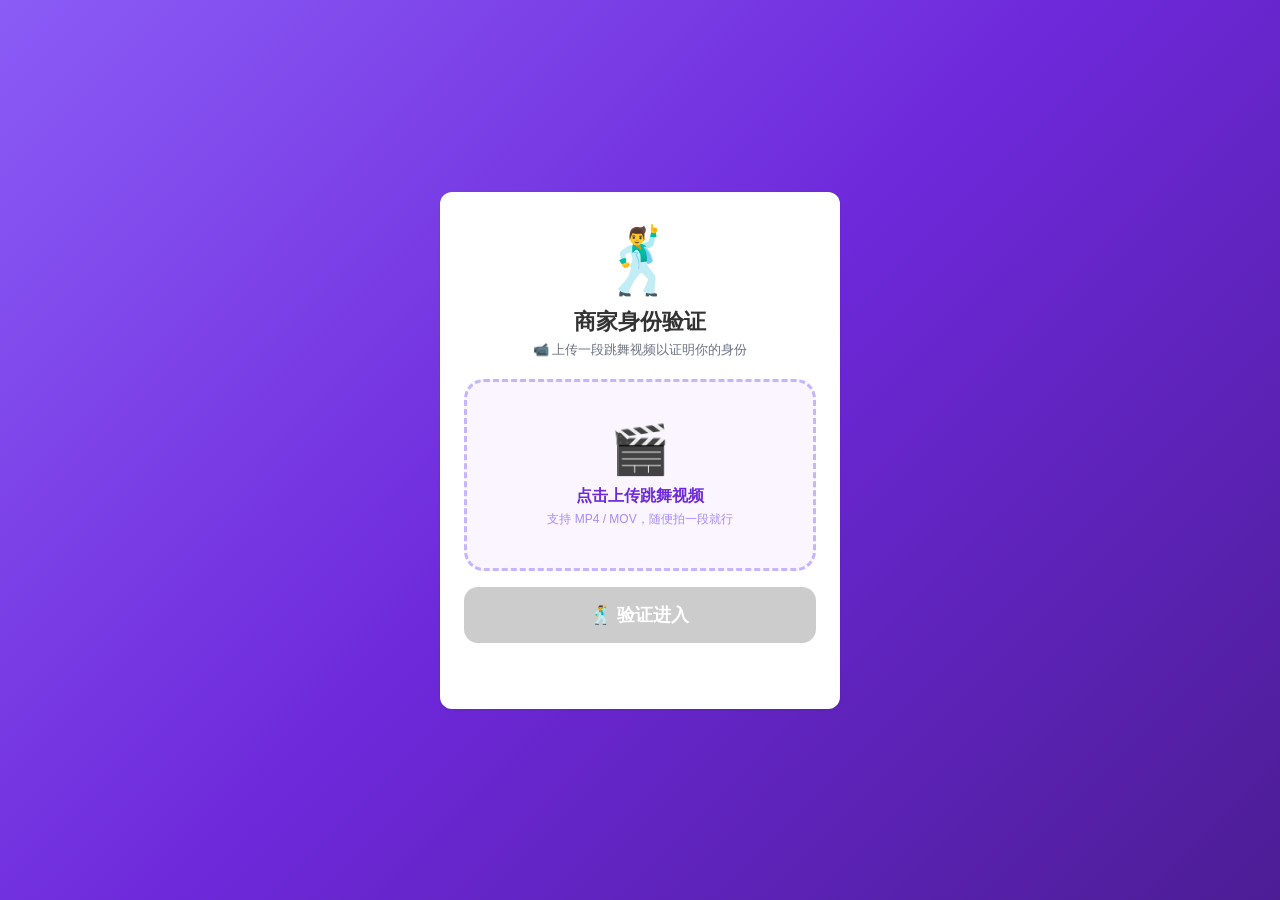
<file: merchant/tables.html>
<!DOCTYPE html>
<html lang="zh-CN">
<head>
  <meta charset="UTF-8">
  <meta name="viewport" content="width=device-width, initial-scale=1.0">
  <title>桌位管理 - 味来点餐</title>
  <link rel="stylesheet" href="../css/common.css">
  <style>
    .table-grid {
      display: grid;
      grid-template-columns: repeat(4, 1fr);
      gap: 12px;
    }
    .table-card {
      aspect-ratio: 1;
      display: flex;
      flex-direction: column;
      align-items: center;
      justify-content: center;
      border-radius: 14px;
      border: 2px solid var(--border);
      background: #fff;
      font-size: 20px;
      font-weight: 700;
      color: var(--text);
      position: relative;
    }
    .table-card .table-emoji { font-size: 32px; margin-bottom: 4px; }
    .table-card.free { border-color: #d1fae5; background: #f0fdf4; }
    .table-card.occupied { border-color: #fef3c7; background: #fffbeb; }
    .table-card.ordered { border-color: var(--danger); background: #fef2f2; }
    .table-card .table-status {
      font-size: 11px;
      color: var(--text-secondary);
    }
    .table-card.free .table-status { color: var(--success); }
    .table-card.occupied .table-status { color: var(--warning); }
    .table-card.ordered .table-status { color: var(--danger); }

    .add-table-area { margin-top: 20px; display: flex; gap: 10px; }
    .add-table-area input {
      flex: 1;
      padding: 10px 14px;
      border: 2px solid var(--border);
      border-radius: 8px;
      font-size: 15px;
      outline: none;
    }
    .add-table-area input:focus { border-color: var(--primary); }
  </style>
</head>
<body>
<div class="nav-bar">
  <a class="back" href="dashboard.html">←</a>
  <span class="title">桌位管理</span>
</div>
<div class="page">
  <div class="filter-tabs" style="margin-bottom:16px;">
    <button class="filter-tab active" data-filter="all">全部</button>
    <button class="filter-tab" data-filter="free">🟢 空闲</button>
    <button class="filter-tab" data-filter="occupied">🟡 有人</button>
  </div>
  <div class="table-grid" id="tableGrid"></div>

  <div class="card" style="margin-top:20px;">
    <h3 style="font-size:16px;margin-bottom:8px;">➕ 添加桌位</h3>
    <div class="add-table-area">
      <input id="newTableName" placeholder="输入桌号，如 C1" maxlength="4">
      <button class="btn" id="addTableBtn">添加</button>
    </div>
  </div>
</div>

<script src="../js/auth.js"></script>
<script src="../js/data-init.js"></script>
<script src="../js/store.js"></script>
<script>
(function () {
  let currentFilter = 'all';

  document.querySelectorAll('.filter-tab').forEach(tab => {
    tab.addEventListener('click', function () {
      currentFilter = this.dataset.filter;
      document.querySelectorAll('.filter-tab').forEach(t => t.classList.remove('active'));
      this.classList.add('active');
      render();
    });
  });

  function render() {
    let tables = Store.getTables();
    if (currentFilter !== 'all') {
      tables = tables.filter(t => t.status === currentFilter);
    }

    const statusMap = {
      free: { emoji: '🟢', text: '空闲', cls: 'free' },
      occupied: { emoji: '🟡', text: '有人', cls: 'occupied' }
    };

    document.getElementById('tableGrid').innerHTML = tables.map(t => {
      const s = statusMap[t.status];
      return `
        <div class="table-card ${s.cls}">
          <span class="table-emoji">🪑</span>
          <span>${t.name}</span>
          <span class="table-status">${s.emoji} ${s.text}</span>
          <button class="btn-danger btn-sm" style="position:absolute;top:4px;right:4px;font-size:10px;padding:2px 6px;" data-table="${t.id}" data-action="delete">×</button>
        </div>
      `;
    }).join('');

    document.querySelectorAll('.btn-danger[data-action="delete"]').forEach(btn => {
      btn.addEventListener('click', function (e) {
        e.stopPropagation();
        const id = this.dataset.table;
        let tables = Store.getTables();
        tables = tables.filter(t => t.id !== id);
        Store.saveTables(tables);
        render();
      });
    });
  }

  document.getElementById('addTableBtn').addEventListener('click', function () {
    const input = document.getElementById('newTableName');
    const name = input.value.trim();
    if (!name) return;
    const tables = Store.getTables();
    if (tables.find(t => t.id === name)) {
      alert('该桌号已存在');
      return;
    }
    tables.push({ id: name, name: name, status: 'free' });
    Store.saveTables(tables);
    input.value = '';
    render();
  });

  render();
  window.addEventListener('storage', render);
})();
</script>
</body>
</html>
</file>
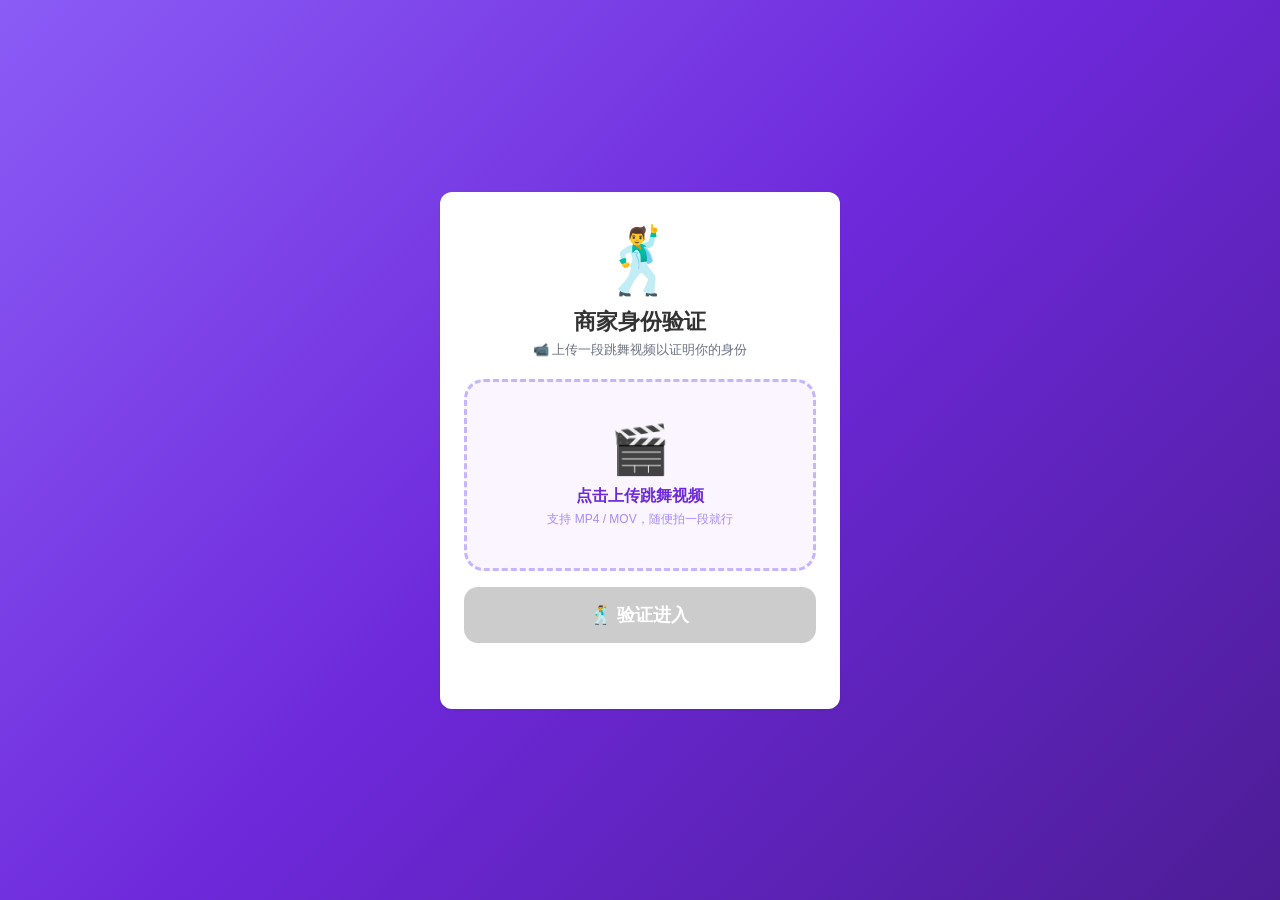
<file: merchant/videos.html>
<!DOCTYPE html>
<html lang="zh-CN">
<head>
  <meta charset="UTF-8">
  <meta name="viewport" content="width=device-width, initial-scale=1.0">
  <title>视频管理 - 味来点餐</title>
  <link rel="stylesheet" href="../css/common.css">
  <style>
    .video-grid {
      display: grid;
      grid-template-columns: repeat(auto-fill, minmax(160px, 1fr));
      gap: 12px;
    }
    .video-card {
      background: #fff;
      border-radius: var(--radius);
      overflow: hidden;
      box-shadow: var(--shadow);
    }
    .video-card video {
      width: 100%;
      height: 140px;
      object-fit: cover;
      background: #000;
    }
    .video-card .vc-info {
      padding: 10px;
      display: flex;
      justify-content: space-between;
      align-items: center;
    }
    .video-card .vc-time {
      font-size: 11px;
      color: var(--text-secondary);
    }
    .video-card .vc-delete {
      background: none;
      border: none;
      color: var(--danger);
      cursor: pointer;
      font-size: 16px;
      padding: 2px 6px;
    }
  </style>
</head>
<body>
<div class="nav-bar">
  <a class="back" href="dashboard.html">←</a>
  <span class="title">💃 顾客舞姿管理</span>
</div>
<div class="page" id="content">
  <div class="filter-tabs" style="margin-bottom:16px;">
    <button class="filter-tab active" data-tab="videos">📹 视频回放</button>
    <button class="filter-tab" data-tab="stats">📊 统计排名</button>
  </div>

  <div id="tabVideos">
    <!-- 隐藏的管理员本地上传入口 -->
    <div style="margin-bottom:16px;padding:12px 16px;background:#fef3c7;border-radius:8px;display:flex;align-items:center;gap:10px;font-size:13px;color:#92400e;">
      <span style="font-size:20px;">⬆️</span>
      <span>本地上传视频到 IndexedDB</span>
      <input type="file" id="adminUpload" accept="video/*" style="font-size:12px;" multiple>
    </div>
    <div class="video-grid" id="videoGrid"></div>
    <div class="empty-state" id="emptyVideos" style="display:none;">
      <div class="icon">🎬</div>
      <p>还没有人上传跳舞视频</p>
      <p style="font-size:12px;">顾客在身份验证页上传后会出现这里</p>
    </div>
  </div>

  <div id="tabStats" style="display:none;">
    <div class="card">
      <div style="text-align:center;">
        <div class="dance-stick" style="font-size:72px;display:inline-block;animation:disco .3s infinite alternate;">💃</div>
      </div>
      <div style="text-align:center;margin-top:12px;">
        <h3>总计收到 <strong style="color:var(--primary);" id="statTotal">0</strong> 段舞蹈</h3>
        <p style="font-size:13px;color:var(--text-secondary);margin-top:4px;">
          最近一位舞者：<strong id="statLatest">—</strong>
        </p>
      </div>
      <div style="margin-top:16px;padding:12px;background:#faf5ff;border-radius:10px;text-align:center;font-size:14px;color:#6d28d9;">
        🏆 最佳舞姿奖：<strong id="statBest">—</strong>
      </div>
      <p style="text-align:center;font-size:11px;color:var(--text-secondary);margin-top:12px;">
        「舞蹈是通往管理后台的唯一密钥」
      </p>
    </div>
  </div>
</div>

<script src="../js/auth.js"></script>
<script src="../js/store.js"></script>
<script>
(function () {
  var currentTab = 'videos';

  document.querySelectorAll('.filter-tab').forEach(function (tab) {
    tab.addEventListener('click', function () {
      currentTab = this.dataset.tab;
      document.querySelectorAll('.filter-tab').forEach(function (t) { t.classList.remove('active'); });
      this.classList.add('active');
      document.getElementById('tabVideos').style.display = currentTab === 'videos' ? '' : 'none';
      document.getElementById('tabStats').style.display = currentTab === 'stats' ? '' : 'none';
      if (currentTab === 'stats') renderStats();
    });
  });

  function render() {
    Store.getDanceVideos().then(function (videos) {
      var grid = document.getElementById('videoGrid');
      var empty = document.getElementById('emptyVideos');

      if (videos.length === 0) {
        grid.innerHTML = '';
        empty.style.display = '';
        return;
      }

      empty.style.display = 'none';

      grid.innerHTML = videos.map(function (v) {
        var url = URL.createObjectURL(v.blob);
        var time = new Date(v.uploadedAt);
        var timeStr = time.toLocaleString('zh-CN', { month: 'short', day: 'numeric', hour: '2-digit', minute: '2-digit' });
        return '<div class="video-card">'
          + '<video src="' + url + '" controls preload="metadata"></video>'
          + '<div class="vc-info">'
          + '<span class="vc-time">' + timeStr + '</span>'
          + '<button class="vc-delete" data-id="' + v.id + '" title="删除">🗑</button>'
          + '</div>'
          + '</div>';
      }).reverse().join('');

      grid.querySelectorAll('.vc-delete').forEach(function (btn) {
        btn.addEventListener('click', function () {
          Store.deleteDanceVideo(Number(this.dataset.id)).then(function () { render(); });
        });
      });

      renderStatsData(videos);
    });
  }

  // 管理员本地上传
  document.getElementById('adminUpload').addEventListener('change', function () {
    var files = this.files;
    if (!files.length) return;
    var loaded = 0;
    Array.from(files).forEach(function (file) {
      var reader = new FileReader();
      reader.onload = function () {
        // 将 file 转成 blob 存入 Store
        Store._db().then(function (db) {
          var tx = db.transaction('videos', 'readwrite');
          tx.objectStore('videos').add({
            blob: new Blob([reader.result], { type: file.type }),
            filename: file.name,
            uploadedAt: new Date().toISOString()
          });
          tx.oncomplete = function () {
            loaded++;
            if (loaded === files.length) render();
          };
        });
      };
      reader.readAsArrayBuffer(file);
    });
    this.value = '';
  });

  var statCache = null;

  function renderStatsData(videos) {
    statCache = videos;
    if (currentTab === 'stats') renderStats();
  }

  function renderStats() {
    var videos = statCache || [];
    document.getElementById('statTotal').textContent = videos.length;
    if (videos.length > 0) {
      var latest = videos[videos.length - 1];
      var t = new Date(latest.uploadedAt);
      document.getElementById('statLatest').textContent = t.toLocaleString('zh-CN');
      document.getElementById('statBest').textContent = '第 ' + latest.id + ' 号舞者';
    }
  }

  render();

  // 每5秒刷新
  setInterval(render, 5000);
})();
</script>
</body>
</html>
</file>
<file: css/common.css>
/* common.css — 餐饮主题公共样式（暖橙色系） */
:root {
  --primary: #f97316;
  --primary-dark: #ea580c;
  --primary-light: #fff7ed;
  --bg: #f5f5f5;
  --card-bg: #ffffff;
  --text: #1a1a2e;
  --text-secondary: #6b7280;
  --border: #e5e7eb;
  --danger: #e53e3e;
  --success: #10b981;
  --warning: #f59e0b;
  --radius: 12px;
  --shadow: 0 1px 3px rgba(0,0,0,.08);
  --shadow-lg: 0 8px 24px rgba(0,0,0,.1);
}

* { margin: 0; padding: 0; box-sizing: border-box; }

body {
  font-family: -apple-system, BlinkMacSystemFont, 'Segoe UI', 'PingFang SC', 'Microsoft YaHei', sans-serif;
  background: var(--bg);
  color: var(--text);
  font-size: 15px;
  min-height: 100vh;
}

a { color: var(--primary); text-decoration: none; }

/* ---- 卡片 ---- */
.card {
  background: var(--card-bg);
  border-radius: var(--radius);
  box-shadow: var(--shadow);
  padding: 20px;
  margin: 12px 0;
}

/* ---- 按钮 ---- */
.btn {
  display: inline-flex;
  align-items: center;
  justify-content: center;
  padding: 10px 20px;
  border: none;
  border-radius: 8px;
  font-size: 15px;
  font-weight: 600;
  cursor: pointer;
  transition: all .15s;
  text-decoration: none;
  color: #fff;
  background: var(--primary);
}
.btn:hover { background: var(--primary-dark); }
.btn:active { transform: scale(0.97); }
.btn-sm { padding: 6px 14px; font-size: 13px; }
.btn-lg { padding: 14px 32px; font-size: 17px; border-radius: 12px; }
.btn-block { width: 100%; }
.btn-outline { background: #fff; color: var(--primary); border: 2px solid var(--primary); }
.btn-outline:hover { background: var(--primary-light); }
.btn-danger { background: var(--danger); }
.btn-danger:hover { background: #dc2626; }
.btn-success { background: var(--success); }
.btn:disabled { background: #ccc; cursor: not-allowed; transform: none; }

/* ---- 标签 ---- */
.tag {
  display: inline-block;
  font-size: 12px;
  padding: 2px 8px;
  border-radius: 4px;
  font-weight: 500;
}
.tag-featured { background: #fff3e0; color: var(--primary); }
.tag-hot { background: #ffe9e9; color: var(--danger); }
.tag-new { background: #fef3c7; color: #b45309; }
.tag-cooking { background: #dbeafe; color: #1d4ed8; }
.tag-done { background: #d1fae5; color: #047857; }

/* ---- 导航 ---- */
.nav-bar {
  display: flex;
  align-items: center;
  padding: 0 16px;
  height: 48px;
  background: var(--primary);
  color: #fff;
  position: sticky;
  top: 0;
  z-index: 100;
}
.nav-bar .back {
  font-size: 20px;
  margin-right: 12px;
  cursor: pointer;
  color: #fff;
  background: none;
  border: none;
}
.nav-bar .title {
  font-size: 17px;
  font-weight: 600;
  flex: 1;
  text-align: center;
  margin-right: 32px; /* 平衡 back 按钮 */
}

/* ---- 占位图 ---- */
.placeholder-img {
  display: flex;
  align-items: center;
  justify-content: center;
  border-radius: 10px;
  overflow: hidden;
}

/* ---- 底部安全区域 ---- */
.safe-bottom { padding-bottom: env(safe-area-inset-bottom); }

/* ---- 空状态 ---- */
.empty-state {
  text-align: center;
  padding: 60px 20px;
  color: var(--text-secondary);
}
.empty-state .icon { font-size: 3rem; margin-bottom: 12px; opacity: .6; }
.empty-state p { font-size: 14px; }

/* ---- 统计数字 ---- */
.stat-card {
  background: var(--card-bg);
  border-radius: var(--radius);
  padding: 20px;
  text-align: center;
  box-shadow: var(--shadow);
  cursor: pointer;
  transition: transform .15s;
}
.stat-card:hover { transform: translateY(-2px); }
.stat-card .num { font-size: 32px; font-weight: 700; }
.stat-card .label { font-size: 13px; color: var(--text-secondary); margin-top: 4px; }
.stat-card.new .num { color: var(--warning); }
.stat-card.cooking .num { color: #3b82f6; }
.stat-card.done .num { color: var(--success); }

/* ---- 筛选标签 ---- */
.filter-tabs {
  display: flex;
  gap: 8px;
  overflow-x: auto;
  padding: 4px 0;
}
.filter-tab {
  padding: 7px 18px;
  border: 2px solid var(--border);
  border-radius: 20px;
  font-size: 13px;
  font-weight: 500;
  cursor: pointer;
  background: #fff;
  color: var(--text-secondary);
  white-space: nowrap;
  transition: all .15s;
}
.filter-tab.active, .filter-tab:hover {
  border-color: var(--primary);
  color: var(--primary);
}
.filter-tab.active { background: var(--primary-light); font-weight: 600; }

/* ---- 页面容器 ---- */
.page { max-width: 600px; margin: 0 auto; padding: 16px; }
</file>
